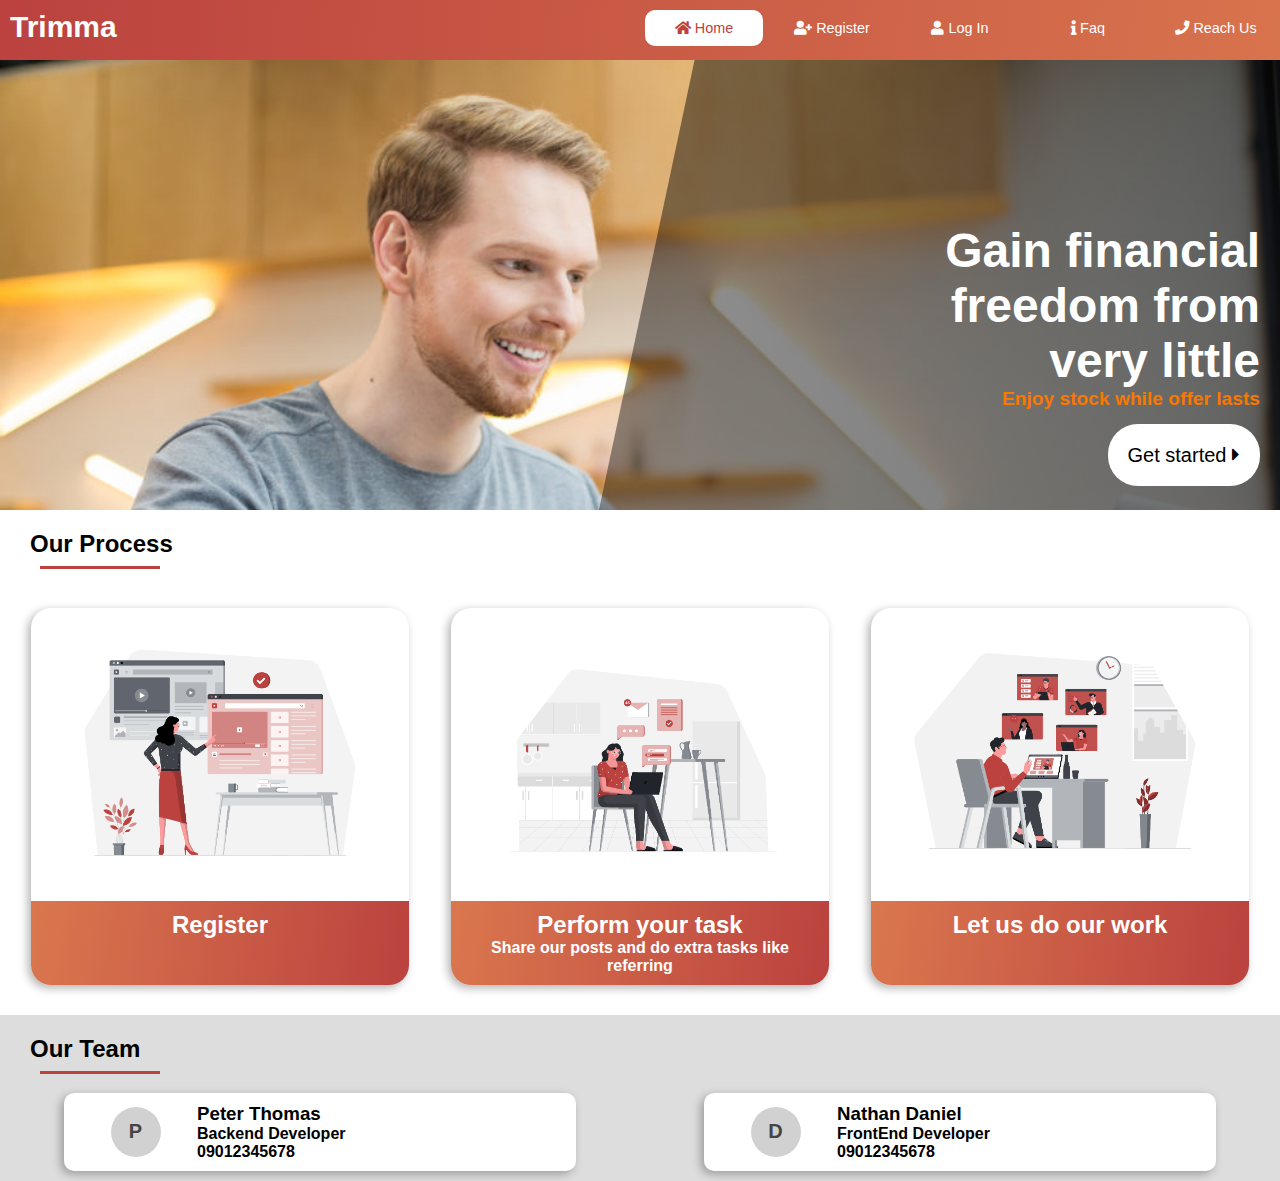
<file: index.html>
<!DOCTYPE html>
<html lang="en">
  <head>
    <meta charset="UTF-8" />
    <meta name="viewport" content="width=device-width, initial-scale=1.0" />
    <title>Trimma.com // Getting Employed is faster with trimma</title>
    <link rel="stylesheet" href="./Assets/trimma.css" />
    <link rel="stylesheet" href="./Assets/navbar.css" />
    <link rel="stylesheet" href="./Assets/overall.css" />
    <link
      rel="stylesheet"
      href="./Assets/fontawesome-free-5.15.1-web/css/all.css"
    />
    <link
      rel="stylesheet"
      href="./Assets/fontawesome-free-5.15.1-web/css/brands.css"
    />
    <link
      rel="stylesheet"
      href="./Assets/fontawesome-free-5.15.1-web/css/fontawesome.css"
    />
    <link
      rel="stylesheet"
      href="./Assets/fontawesome-free-5.15.1-web/css/regular.css"
    />
    <link
      rel="stylesheet"
      href="./Assets/fontawesome-free-5.15.1-web/css/solid.css"
    />
  </head>
  <body>
    <nav>
      <div class="brand-bar">
        <p class="brand">Trimma</p>
        <label for="toggle" id="togglenavbar"
          ><i class="fas fa-bars"></i
        ></label>
      </div>
      <input type="checkbox" name="toggle" id="toggle" />
      <ul id="menu">
        <li>
          <a id="home" href="./index.html">
            <i class="fas fa-home"> </i>&nbsp;Home
          </a>
        </li>
        <li>
          <a href="./Assets/pages/Signup/Signup.html">
            <i class="fas fa-user-plus"> </i>&nbsp;Register
          </a>
        </li>
        <li>
          <a href="./Assets/pages/Signin/Signin.html">
            <i class="fas fa-user"> </i>&nbsp;Log in</a
          >
        </li>

        <li>
          <a href="./Assets/pages/Howitworks/hiw.html">
            <i class="fas fa-info"> </i>&nbsp;Faq</a
          >
        </li>

        <li>
          <a href="./Assets/pages/Contact us/contactus.html"
            ><i class="fas fa-phone"> </i>&nbsp;reach us</a
          >
        </li>
      </ul>
    </nav>
    <div class="container">
      <div class="waves">
        <div class="gray"></div>
        <div class="text">
          <h3>Gain financial freedom from very little</h3>
          <p>Enjoy stock while offer lasts</p>
          <a href="./Assets/pages/Signup/Signup.html"
            >Get started <i class="fas fa-caret-right"></i
          ></a>
        </div>
      </div>
      <div class="card_tiles">
        <h2 class="our_process">Our Process</h2>
        <div class="cards-wrapper">
          <div class="cards">
            <div class="image">
              <img src="./Assets/images/register.png" alt="Registering" />
            </div>
            <div class="card_texts">
              <h2>Register</h2>
            </div>
          </div>
          <div class="cards">
            <div class="image">
              <img
                src="./Assets/images/Performtask.png"
                alt="performing task"
              />
            </div>
            <div class="card_texts">
              <h2>Perform your task</h2>
              <p>Share our posts and do extra tasks like referring</p>
            </div>
          </div>
          <div class="cards">
            <div class="image">
              <img src="./Assets/images/ourwork.png" alt=" Let us work" />
            </div>
            <div class="card_texts">
              <h2>Let us do our work</h2>
            </div>
          </div>
        </div>
      </div>
      <div class="our_team">
        <div class="header"><h2>Our Team</h2></div>
        <div class="our_team_cards_wrapper">
          <div class="our_team_cards">
            <div class="avatar">
              <p>P</p>
            </div>
            <div class="profile">
              <h3>Peter Thomas</h3>
              <p>Backend Developer</p>
              <a href="tel:09012435678">09012345678</a>
            </div>
          </div>
          <div class="our_team_cards">
            <div class="avatar">
              <p>D</p>
            </div>
            <div class="profile">
              <h3>Nathan Daniel</h3>
              <p>FrontEnd Developer</p>
              <a href="tel:09012435678">09012345678</a>
            </div>
          </div>
        </div>
      </div>
    </div>
    <script src="./Assets/trimma.js"></script>
  </body>
</html>
</file>
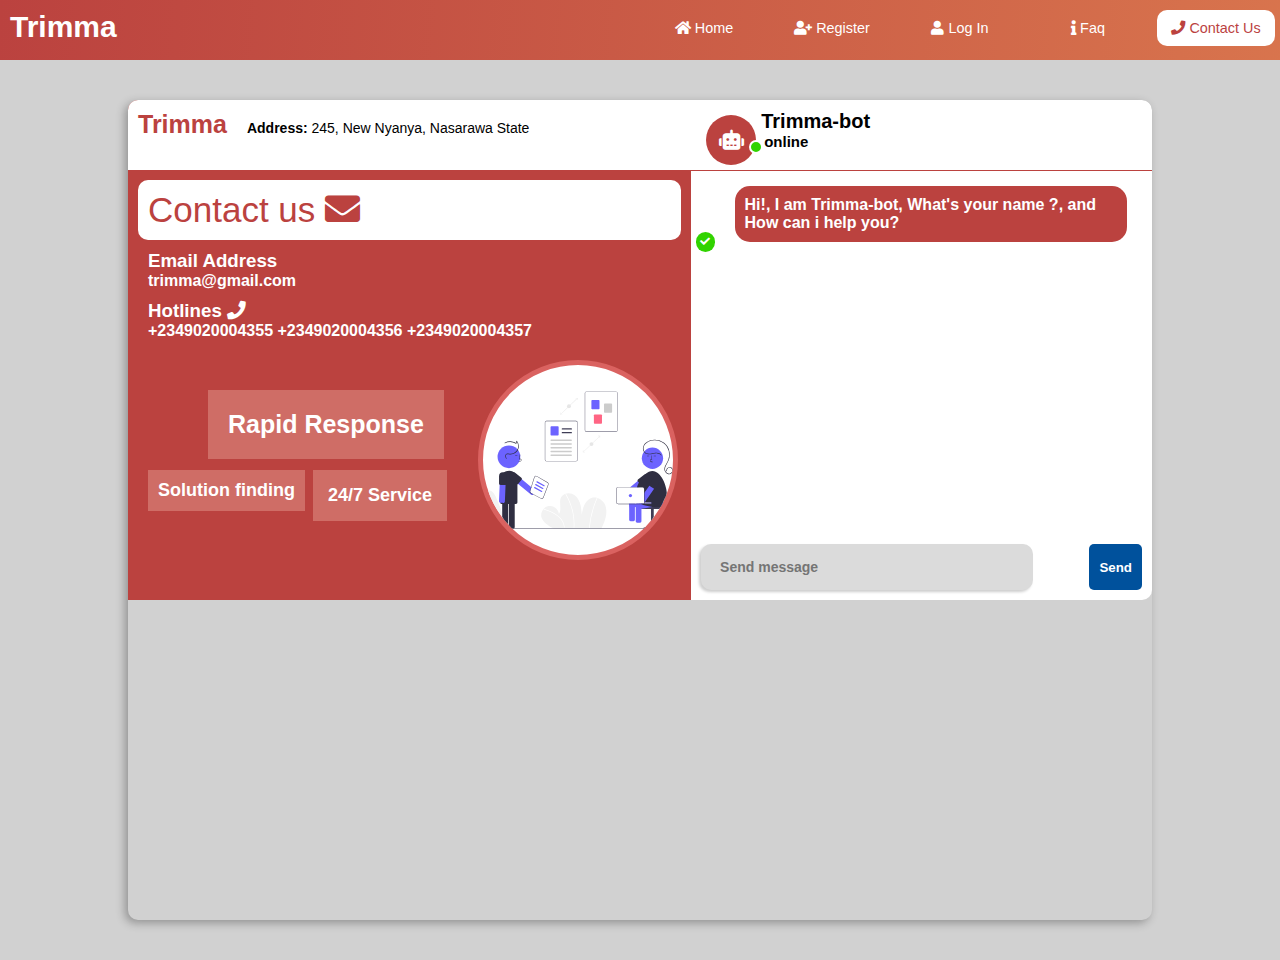
<file: Assets/pages/Contact us/contactus.html>
<!DOCTYPE html>
<html lang="en">
  <head>
    <meta charset="UTF-8" />
    <meta name="viewport" content="width=device-width, initial-scale=1.0" />
    <title>Document</title>
    <link rel="stylesheet" href="./contactus.css" />
    <link rel="stylesheet" href="../../navbar.css" />
    <link rel="stylesheet" href="../../overall.css" />

    <link
      rel="stylesheet"
      href="../../fontawesome-free-5.15.1-web/css/all.css"
    />
    <link
      rel="stylesheet"
      href="../../fontawesome-free-5.15.1-web/css/brands.css"
    />
    <link
      rel="stylesheet"
      href="../../fontawesome-free-5.15.1-web/css/fontawesome.css"
    />
    <link
      rel="stylesheet"
      href="../../fontawesome-free-5.15.1-web/css/regular.css"
    />
    <link
      rel="stylesheet"
      href="../../fontawesome-free-5.15.1-web/css/solid.css"
    />
  </head>
  <body>
    <nav>
      <div class="brand-bar">
        <p class="brand">Trimma</p>
        <label for="toggle" id="togglenavbar"
          ><i class="fas fa-bars"></i
        ></label>
      </div>
      <input type="checkbox" name="toggle" id="toggle" />
      <ul id="menu">
        <li id="home">
          <a href="../../../index.html">
            <i class="fas fa-home"> </i>&nbsp;Home
          </a>
        </li>
        <li>
          <a href="../Signup/Signup.html">
            <i class="fas fa-user-plus"> </i>&nbsp;Register
          </a>
        </li>
        <li>
          <a href="../Signin/Signin.html">
            <i class="fas fa-user"> </i>&nbsp;Log in</a
          >
        </li>

        <li>
          <a href="../Howitworks/hiw.html">
            <i class="fas fa-info"> </i>&nbsp;Faq</a
          >
        </li>

        <li>
          <a id="contactus" href="./contactus.html"
            ><i class="fas fa-phone"> </i>&nbsp;Contact us</a
          >
        </li>
      </ul>
    </nav>
    <main>
      <div class="contactus">
        <div class="contactus-details">
          <div class="brand">
            <h1>Trimma</h1>
            <p>Address: <span> 245, New Nyanya, Nasarawa State</span></p>
          </div>
          <div class="particulars">
            <h2>Contact us <i class="fas fa-envelope"></i></h2>
            <div>
              <h3>Email Address <i class="fas fa-email"></i></h3>
              <p>trimma@gmail.com</p>
            </div>
            <div>
              <h3>Hotlines <i class="fas fa-phone"></i></h3>
              <a href="tel:09020004355">+2349020004355</a>
              <a href="tel:09020004356">+2349020004356</a>
              <a href="tel:09020004357">+2349020004357</a>
            </div>
          </div>
          <div class="image">
            <img src="../../images/contactus1.svg" />
            <p>24/7 Service</p>
          </div>
        </div>
        <div class="contactus-wrap">
          <div class="header">
            <div class="avatar">
              <i class="fas fa-robot"></i>
            </div>
            <div class="avatar-name">
              <p class="name">Trimma-bot</p>
              <p class="last-seen">online</p>
            </div>
          </div>
          <div class="message-wrap">
            <div class="bot-msg">
              <i class="fas fa-check"></i>
              <p class="bot">
                Hi!, I am Trimma-bot, What's your name ?, and How can i help
                you?
              </p>
            </div>
          </div>
          <form>
            <div class="field">
              <input
                type="text"
                name="name"
                id="name"
                placeholder=" Send message"
              />
            </div>
            <div class="button"><button>Send</button></div>
          </form>
        </div>
      </div>
    </main>

    <script src="./contactus.js"></script>
  </body>
</html>
</file>
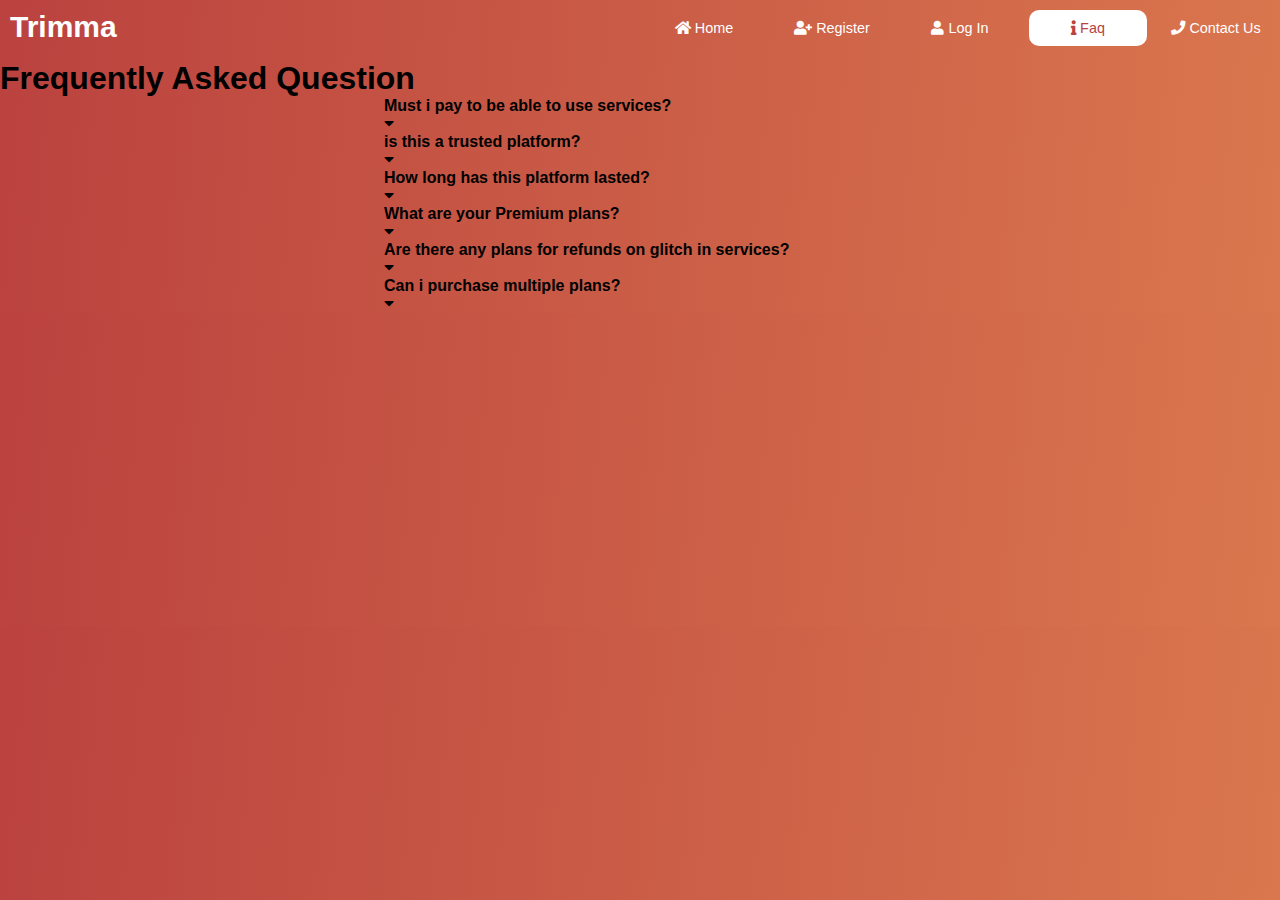
<file: Assets/pages/Howitworks/hiw.html>
<!DOCTYPE html>
<html lang="en">
  <head>
    <meta charset="UTF-8" />
    <meta name="viewport" content="width=device-width, initial-scale=1.0" />
    <title>Document</title>
    <link rel="stylesheet" href="./hiw.css" />
    <link rel="stylesheet" href="../../navbar.css" />
    <link rel="stylesheet" href="../../overall.css" />

    <link
      rel="stylesheet"
      href="../../fontawesome-free-5.15.1-web/css/all.css"
    />
    <link
      rel="stylesheet"
      href="../../fontawesome-free-5.15.1-web/css/brands.css"
    />
    <link
      rel="stylesheet"
      href="../../fontawesome-free-5.15.1-web/css/fontawesome.css"
    />
    <link
      rel="stylesheet"
      href="../../fontawesome-free-5.15.1-web/css/regular.css"
    />
    <link
      rel="stylesheet"
      href="../../fontawesome-free-5.15.1-web/css/solid.css"
    />
  </head>
  <body>
    <nav>
      <div class="brand-bar">
        <p class="brand">Trimma</p>
        <label for="toggle" id="togglenavbar"
          ><i class="fas fa-bars"></i
        ></label>
      </div>
      <input type="checkbox" name="toggle" id="toggle" />
      <ul id="menu">
        <li id="home">
          <a href="../../../index.html">
            <i class="fas fa-home"> </i>&nbsp;Home
          </a>
        </li>
        <li>
          <a href="../Signup/Signup.html">
            <i class="fas fa-user-plus"> </i>&nbsp;Register
          </a>
        </li>
        <li>
          <a href="../Signin/Signin.html">
            <i class="fas fa-user"> </i>&nbsp;Log in</a
          >
        </li>

        <li>
          <a id="how_it_works" href="./hiw.html">
            <i class="fas fa-info"> </i>&nbsp;Faq</a
          >
        </li>

        <li>
          <a href="../Contact us/contactus.html"
            ><i class="fas fa-phone"> </i>&nbsp;Contact us</a
          >
        </li>
      </ul>
    </nav>
    <div class="container">
      <div class="header">
        <h1>Frequently Asked Question</h1>
      </div>
      <div class="question">
        <div class="text-caret">
          <p>Must i pay to be able to use services?</p>
          <label for="checkbox1"><i class="fas fa-caret-down"></i></label>
        </div>
        <div class="check-answer">
          <input type="checkbox" name="checkbox" id="checkbox1" />
          <p class="answer">
            No! actually the services are very very free but some restricted
            features for the regular, with the full features available in the
            paid version of the app.
          </p>
        </div>
      </div>
      <div class="question">
        <div class="text-caret">
          <p>is this a trusted platform?</p>
          <label for="checkbox2"><i class="fas fa-caret-down"></i></label>
        </div>
        <div class="check-answer">
          <input type="checkbox" name="checkbox" id="checkbox2" />
          <p class="answer">
            Yes!, this platform has come to stay and will be for a very long
            time irrespective of the turn ups and the setbacks we are going to
            be encountering, we have recieved a lot of sponsoring from some
            reputable companies, your details and funds are safe with us.
          </p>
        </div>
      </div>
      <div class="question">
        <div class="text-caret">
          <p>How long has this platform lasted?</p>
          <label for="checkbox3"><i class="fas fa-caret-down"></i></label>
        </div>
        <div class="check-answer">
          <input type="checkbox" name="checkbox" id="checkbox3" />
          <p class="answer">
            Well, the platform hasn't been for very long to be too trustworthy
            but be very sure it'll last longer than with your help alone.
          </p>
        </div>
      </div>
      <div class="question">
        <div class="text-caret">
          <p>What are your Premium plans?</p>
          <label for="checkbox4"><i class="fas fa-caret-down"></i></label>
        </div>
        <div class="check-answer">
          <input type="checkbox" name="checkbox" id="checkbox4" />
          <p class="answer">We have got plans for any amount you can afford</p>
          <div class="answer">
            <p>1 month for $4</p>
            <p>6 months for $20</p>
            <p>12 months for $40</p>
          </div>
        </div>
      </div>
      <div class="question">
        <div class="text-caret">
          <p>Are there any plans for refunds on glitch in services?</p>
          <label for="checkbox5"><i class="fas fa-caret-down"></i></label>
        </div>
        <div class="check-answer">
          <input type="checkbox" name="checkbox" id="checkbox5" />
          <p class="answer">
            Yes! though we reserve every right to question and to withhold every
            refunds if it doesnt suite our terms and conditions, and to draw
            your attention i plead with you to go through the terms and
            conditions before registering,
          </p>
        </div>
      </div>
      <div class="question">
        <div class="text-caret">
          <p>Can i purchase multiple plans?</p>
          <label for="checkbox6"><i class="fas fa-caret-down"></i></label>
        </div>
        <div class="check-answer">
          <input type="checkbox" name="checkbox" id="checkbox6" />
          <p class="answer">Yes of course you can!</p>
        </div>
      </div>
    </div>
    <script src="./hiw.js"></script>
  </body>
</html>
</file>
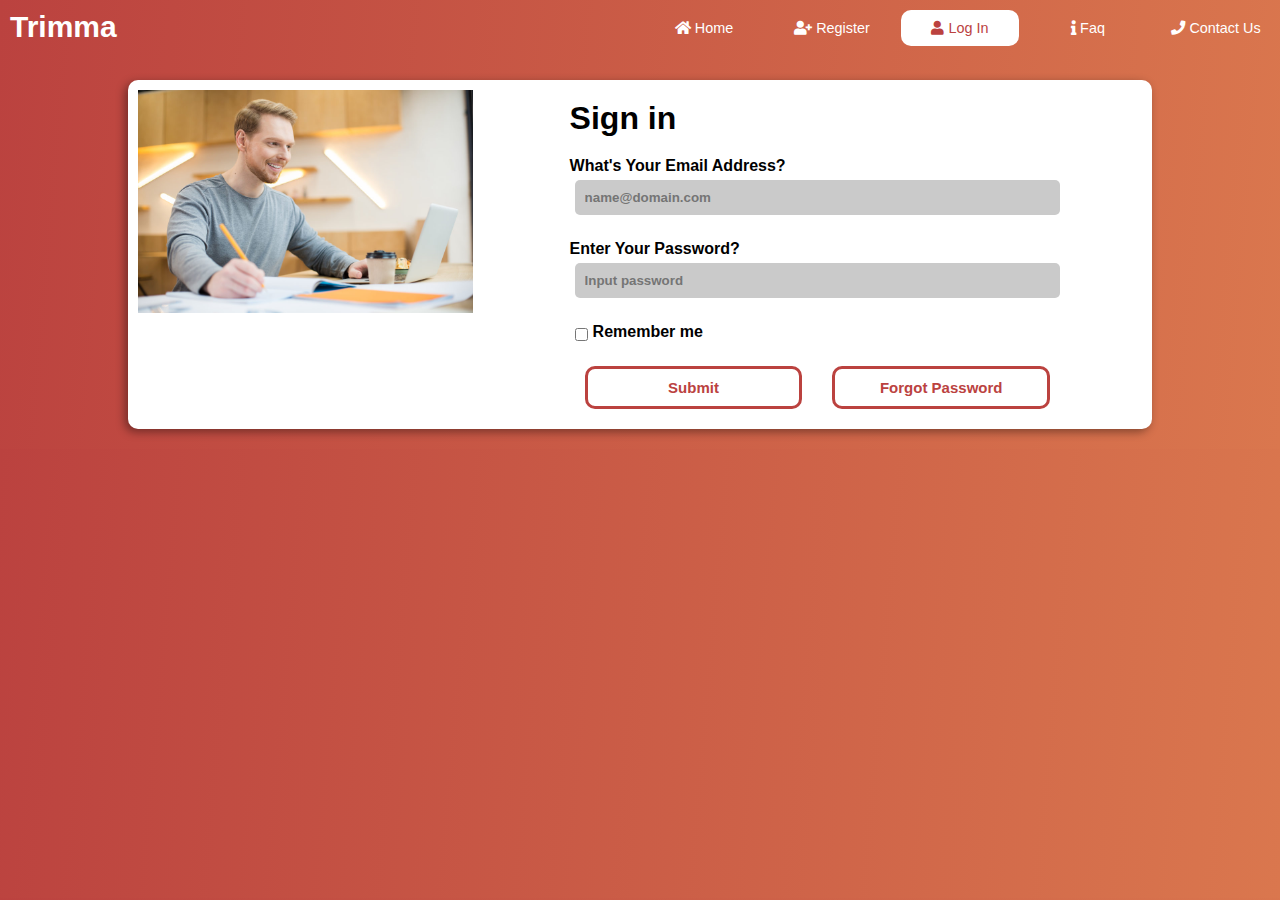
<file: Assets/pages/Signin/Signin.html>
<!DOCTYPE html>
<html lang="en">
  <head>
    <meta charset="UTF-8" />
    <meta name="viewport" content="width=device-width, initial-scale=1.0" />
    <title>Sign Up</title>
    <link rel="stylesheet" href="./signin.css" />
    <link rel="stylesheet" href="../../navbar.css" />
    <link rel="stylesheet" href="../../overall.css" />

    <link
      rel="stylesheet"
      href="../../fontawesome-free-5.15.1-web/css/all.css"
    />
    <link
      rel="stylesheet"
      href="../../fontawesome-free-5.15.1-web/css/brands.css"
    />
    <link
      rel="stylesheet"
      href="../../fontawesome-free-5.15.1-web/css/fontawesome.css"
    />
    <link
      rel="stylesheet"
      href="../../fontawesome-free-5.15.1-web/css/regular.css"
    />
    <link
      rel="stylesheet"
      href="../../fontawesome-free-5.15.1-web/css/solid.css"
    />
  </head>
  <body>
    <nav>
      <div class="brand-bar">
        <p class="brand">Trimma</p>
        <label for="toggle" id="togglenavbar"
          ><i class="fas fa-bars"></i
        ></label>
      </div>
      <input type="checkbox" name="toggle" id="toggle" />
      <ul id="menu">
        <li id="home">
          <a href="../../../index.html">
            <i class="fas fa-home"> </i>&nbsp;Home
          </a>
        </li>
        <li>
          <a href="../Signup/Signup.html">
            <i class="fas fa-user-plus"> </i>&nbsp;Register
          </a>
        </li>
        <li>
          <a id="login" href="./Signin.html">
            <i class="fas fa-user"> </i>&nbsp;Log in</a
          >
        </li>

        <li>
          <a href="../Howitworks/hiw.html">
            <i class="fas fa-info"> </i>&nbsp;Faq</a
          >
        </li>

        <li>
          <a href="../Contact us/contactus.html"
            ><i class="fas fa-phone"> </i>&nbsp;Contact us</a
          >
        </li>
      </ul>
    </nav>
    <div class="main">
      <div class="welcome">
        <img src="../../images/employedman.jpeg" alt="" />
      </div>

      <div class="form-placing">
        <form action="signIn.php" method="get">
          <div class="signin">
            <h1>Sign in</h1>
          </div>
          <div>
            <label for="Full name">What's your email address?</label>
            <input
              type="email"
              name="email"
              placeholder="name@domain.com"
              id="email"
            />
          </div>
          <div>
            <label for="password">Enter your password?</label>
            <input
              type="password"
              name="password"
              id="password"
              placeholder="Input password"
            />
          </div>
          <div class="terms">
            <input type="checkbox" name="rememberme" id="remme" />
            <p>Remember me</p>
          </div>
          <div class="buttons">
            <button type="button" onclick="signIn()">Submit</button>
            <a href="#">Forgot Password</a>
          </div>
        </form>
      </div>
    </div>
    <script src="../../jquery.min.js"></script>
    <script src="./signin.js"></script>
  </body>
</html>
</file>
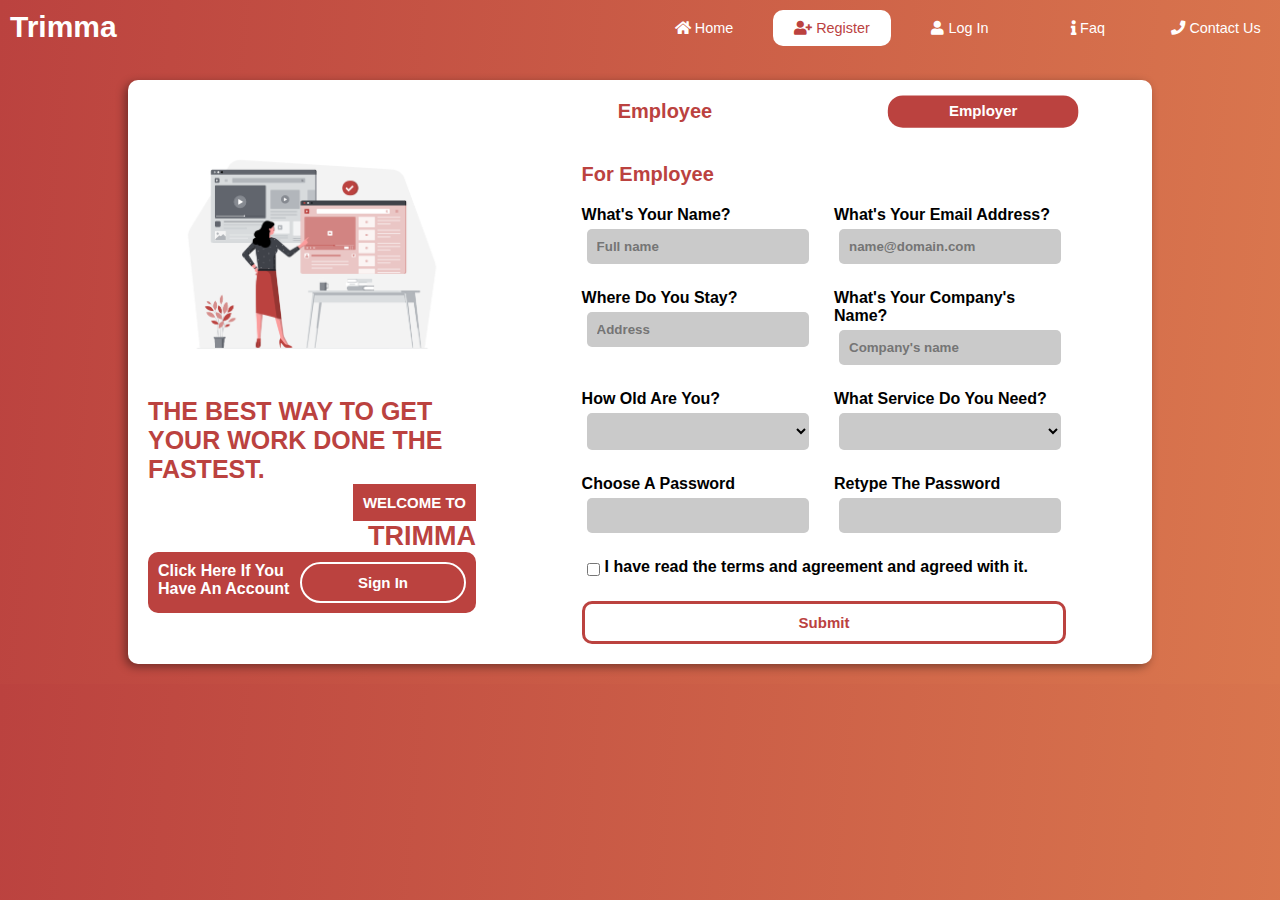
<file: Assets/pages/Signup/Signup.html>
<!DOCTYPE html>
<html lang="en">
  <head>
    <meta charset="UTF-8" />
    <meta name="viewport" content="width=device-width, initial-scale=1.0" />
    <title>Sign Up</title>
    <link rel="stylesheet" href="./Signup.css" />
    <link rel="stylesheet" href="../../navbar.css" />
    <link rel="stylesheet" href="../../overall.css" />

    <link
      rel="stylesheet"
      href="../../fontawesome-free-5.15.1-web/css/all.css"
    />
    <link
      rel="stylesheet"
      href="../../fontawesome-free-5.15.1-web/css/brands.css"
    />
    <link
      rel="stylesheet"
      href="../../fontawesome-free-5.15.1-web/css/fontawesome.css"
    />
    <link
      rel="stylesheet"
      href="../../fontawesome-free-5.15.1-web/css/regular.css"
    />
    <link
      rel="stylesheet"
      href="../../fontawesome-free-5.15.1-web/css/solid.css"
    />
  </head>
  <body>
    <nav>
      <div class="brand-bar">
        <p class="brand">Trimma</p>
        <label for="toggle" id="togglenavbar"
          ><i class="fas fa-bars"></i
        ></label>
      </div>
      <input type="checkbox" name="toggle" id="toggle" />
      <ul id="menu">
        <li id="home">
          <a href="../../../index.html">
            <i class="fas fa-home"> </i>&nbsp;Home
          </a>
        </li>
        <li>
          <a id="signup" href="./Signup.html">
            <i class="fas fa-user-plus"> </i>&nbsp;Register
          </a>
        </li>
        <li>
          <a href="../Signin/Signin.html">
            <i class="fas fa-user"> </i>&nbsp;Log in</a
          >
        </li>

        <li>
          <a href="../Howitworks/hiw.html">
            <i class="fas fa-info"> </i>&nbsp;Faq</a
          >
        </li>

        <li>
          <a href="../Contact us/contactus.html"
            ><i class="fas fa-phone"> </i>&nbsp;Contact us</a
          >
        </li>
      </ul>
    </nav>
    <div class="main">
      <div class="welcome">
        <img src="../../images/register.png" alt="relaxation" />
        <p>The best way to get your work done the fastest.</p>
        <p><span>Welcome to </span><span>trimma</span></p>
        <div class="signin">
          <p>click here if you have an account</p>
          <button>Sign in</button>
        </div>
      </div>
      <div class="form-placing">
        <div class="choice">
          <button id="ChoiceEmployer">Employee</button>
          <button id="ChoiceEmployee" class="button-notactive">Employer</button>
        </div>
        <div id="response"></div>
        <form id="employer" class="" enctype="multipart/form-data">
          <div class="type">
            <p>For Employee</p>
          </div>
          <div>
            <label for="Full name">What's your name?</label>
            <p class="help info"></p>
            <input
              type="text"
              name="Fname"
              placeholder="Full name"
              id="fnames"
            />
          </div>
          <div>
            <label for="email">What's your email address?</label>
            <p class="help info"></p>
            <input
              type="email"
              placeholder="name@domain.com"
              name="email"
              id="emailE"
            />
          </div>
          <div>
            <label for="address">Where do you stay?</label>
            <p class="help info"></p>
            <input
              type="text"
              name="address"
              placeholder="Address"
              id="addressE"
            />
          </div>
          <div>
            <label for="bankname">What's your company's name?</label>
            <p class="help info"></p>
            <input
              type="text"
              name="companysname"
              placeholder="Company's name"
              id="companysname"
            />
          </div>
          <div>
            <label for="age">How old are you?</label>
            <p class="help info"></p>
            <select name="age" id="age">
              <option value=""></option>
              <option value="18yrs">18yrs</option>
              <option value="19yrs">19yrs</option>
              <option value="20yrs">20yrs</option>
              <option value="21yrs">21yrs</option>
              <option value="22yrs">22yrs</option>
              <option value="23yrs">23yrs</option>
              <option value="24yrs">24yrs</option>
              <option value="25yrs">25yrs</option>
            </select>
          </div>
          <div>
            <label for="need"> What service do you need?</label>
            <p class="help info"></p>
            <select name="work" id="work">
              <option value=""></option>
              <option value="Vector Art">Vector Art</option>
              <option value="Frontend Developer">Frontend Developer</option>
              <option value="Backend Developer">Backend Developer</option>
              <option value="Full stack Developer">Full stack Developer</option>
              <option value="Graphics Designer">Graphics Designer</option>
            </select>
          </div>

          <div>
            <label for="password">choose a password</label>
            <p class="help password"></p>
            <input type="password" name="password" id="passwordE" />
            <p></p>
          </div>
          <div>
            <label for="password">Retype the password</label>
            <p class="helppassmatch"></p>
            <input type="password" name="Cpassword" id="CpasswordE" />
          </div>
          <div class="terms">
            <input type="checkbox" id="check" />
            <p>I have read the terms and agreement and agreed with it.</p>
          </div>
          <div>
            <button type="button" onclick="regEmployee()">Submit</button>
          </div>
        </form>
        <!--
            
            Code below is for the form for organizations going to employ
        
    
        -->
        <form id="employee" class="hide">
          <div class="type">
            <p>For Employer</p>
          </div>
          <div>
            <label for="Full name">What's your Company's name?</label>
            <p class="help info"></p>
            <input
              type="text"
              name="cname"
              placeholder="Company's name"
              id="cnames"
            />
          </div>
          <div>
            <label for="email">What's it's email address?</label>
            <p class="help info"></p>
            <input
              type="email"
              placeholder="name@domain.com"
              name="email"
              id="email"
            />
          </div>
          <div>
            <label for="address">Where is the company located?</label>
            <p class="help info"></p>
            <input
              type="text"
              name="address"
              placeholder="Address"
              id="address"
            />
          </div>
          <div>
            <label for="password">choose a password</label>
            <p class="help password"></p>
            <input type="password" name="password" id="password" />
            <p></p>
          </div>
          <div>
            <label for="password">Retype the password</label>
            <p class="help passmatch"></p>
            <input type="password" name="Cpassword" id="Cpassword" />
          </div>
          <div class="terms">
            <input type="checkbox" />
            <p>I have read the terms and agreement and agreed with it.</p>
          </div>
          <div>
            <button type="button" onclick="regEmployer()">Submit</button>
          </div>
        </form>
      </div>
    </div>
    <script src="../../jquery.min.js"></script>
    <script src="./signup.js"></script>
  </body>
</html>
</file>
<file: Assets/trimma.css>
:root {
  --box_shadow: -3px 3px 10px rgba(0, 0, 0, 0.3);
}
.container {
  display: flex;
  flex-direction: column;
}
.text {
  text-align: right;
  right: 0;
  margin-right: 10px;
  position: absolute;
  bottom: 10px;
  z-index: 10;
}
.text > h3 {
  color: #fff;
}
.text > p {
  color: rgb(248, 120, 0);
}
.text > a {
  font-weight: 500;
  color: #000;
  background-color: #fff;
  padding: 10px;
  border-radius: 20px;
  line-height: 50px;
}
.gray {
  width: 120%;
  height: 150%;
  background-image: linear-gradient(
    60deg,
    rgba(0, 0, 0, 0.4),
    rgba(0, 0, 0, 0.8)
  );
  position: absolute;
  transform: rotate(12deg);
}
.waves {
  position: relative;
  display: flex;
  background-size: cover;
  background-repeat: no-repeat;
  background-image: url("./images/employedman.jpeg") !important;
  overflow: hidden;
}
.card_tiles {
  background-color: #fff;
  display: flex;
  width: 100%;
  flex-wrap: wrap;
}
.card_tiles > h2,
.our_team > .header > h2 {
  margin-top: 20px;
  margin-left: 30px;
  margin-bottom: 20px;
  position: relative;
}
.card_tiles > h2::after,
.our_team > .header > h2::after {
  content: "";
  width: 120px;
  height: 3px;
  background-color: #bb423f;
  position: absolute;
  top: 36px;
  left: 10px;
}
.cards-wrapper {
  display: flex;
  width: 100%;
}
.cards-wrapper > .cards > div.image {
  flex: 3;
}
.cards-wrapper > .cards > div.card_texts {
  flex: 1;
}
.card_tiles .cards {
  position: relative;
  display: flex;
  flex-direction: column;
  margin: 20px auto;
  height: auto;
  box-shadow: var(--box_shadow);
  margin-top: 20px;
  border-radius: 20px;
  overflow: hidden;
}
.card_tiles > .cards-wrapper > .cards > .image {
  padding: 10px;
}
.card_tiles > .cards-wrapper > .cards > .image > img {
  width: 100%;
}
.card_tiles > .cards-wrapper > .cards > .card_texts {
  background-image: linear-gradient(99deg, #da774e, #bb423f);
  padding: 10px;
  text-align: center;
}
.card_tiles > .cards-wrapper > .cards > .card_texts > h2 {
  color: #fff;
}
.card_tiles > .cards-wrapper > .cards > .card_texts > p {
  color: #ffffff;
}
/* STYLING FOR OUR TEAM STARTS HERE*/
.our_team {
  display: flex;
  background-color: rgb(221, 221, 221);
  flex-direction: column;
}
.our_team_cards_wrapper {
  display: flex;
}
.our_team > .our_team_cards_wrapper > .our_team_cards {
  display: flex;
  margin: 10px auto;
  box-shadow: var(--box_shadow);
  background-color: #fff;
  padding: 10px;
  overflow: hidden;
  border-radius: 10px;
}
.our_team > .our_team_cards_wrapper > .our_team_cards > div.avatar {
  flex: 1;
  display: flex;
  align-items: center;
  justify-content: center;
}
.our_team > .our_team_cards_wrapper > .our_team_cards > .avatar > p {
  background-color: #d1d1d1;
  /* padding: 20px; */
  width: 50px;
  display: flex;
  justify-content: center;
  align-items: center;
  height: 50px;
  border-radius: 50px;
  font-size: 20px;
  color: #444;
}
.our_team > .our_team_cards_wrapper > .our_team_cards > div.profile {
  flex: 3;
}
@media only screen and (max-width: 640px) {
  .gray {
    top: -20px;
    left: 50%;
    z-index: 0;
  }
  .text {
    width: 200px;
    height: auto;
  }
  .text > h3 {
    font-size: 1.2rem;
  }
  .text > p {
    font-size: 0.8rem;
  }
  .waves {
    height: 350px;
  }
  .card_tiles {
    flex-direction: column;
  }
  .cards-wrapper {
    flex-direction: column;
    width: 100%;
  }
  .cards-wrapper > .cards {
    width: 75%;
  }

  .our_team_cards_wrapper {
    flex-direction: column;
  }
}
/* Below is the styling for ipads and devices greater than 640px*/
@media only screen and (min-width: 640px) and (max-width: 1023px) {
  .gray {
    top: 0px;
    left: 410px;
  }
  .text {
    width: 250px;
    z-index: 10;
    right: 10px;
  }
  .text > h3 {
    font-size: 2rem;
  }
  .text > p {
    font-size: 1.2rem;
  }
  .waves {
    height: 400px;
  }
  .cards-wrapper {
    justify-content: space-around;
    padding: 10px;
  }
  .cards-wrapper > .cards {
    width: 30%;
    display: flex;
  }

  .our_team_cards_wrapper {
    flex-direction: row;
    justify-content: space-between;
  }
  .our_team_cards_wrapper > .our_team_cards {
    width: 40%;
  }
}
@media only screen and (min-width: 1024px) {
  .gray {
    top: 0px;
    left: 50%;
  }
  .text {
    width: 350px;
    right: 10px;
  }
  .text > h3 {
    font-size: 3rem;
  }
  .text > p {
    font-size: 1.2rem;
  }
  .text > a {
    font-size: 20px;
    padding: 20px;
    border-radius: 30px;
    line-height: 90px;
  }
  .waves {
    height: 450px;
  }
  .waves svg {
    position: relative;
    margin-top: 61%;
    z-index: 12;
  }
  .cards-wrapper {
    padding: 10px;
    flex-direction: row;
    justify-content: space-around;
  }
  .card_tiles {
    background-color: #fff;
    display: flex;
    flex-wrap: wrap;
    flex-direction: column;
    width: 100%;
  }
  .cards-wrapper > .cards {
    width: 30%;
    display: flex;
  }

  .our_team_cards_wrapper {
    flex-direction: row;
    justify-content: space-around;
  }
  .our_team_cards_wrapper > .our_team_cards {
    width: 40%;
  }
}
</file>
<file: Assets/navbar.css>
:root {
  --PRIMARY_COLOR: #bb423f;
  --SECONDARY_COLOR: rgba(255, 255, 255, 0.2);
}
nav {
  display: flex;
  width: 100%;
  height: 60px;
}
nav > ul {
  display: flex;
}
nav > ul > li > a {
  text-transform: capitalize;
  font-weight: 400;
  color: #fff;
}

a.homenav,
a.signupnav,
a.loginnav,
a.how_it_worksnav,
a.contactusnav {
  background-color: #fff;
  color: var(--PRIMARY_COLOR) !important;
  border-radius: 10px;
}
nav .brand-bar {
  display: flex;
}
nav > .brand-bar .brand {
  color: #fff;
}
#toggle {
  display: none;
}
nav > .brand-bar > label:hover {
  background-color: #fff;
  color: var(--PRIMARY_COLOR);
}
nav > .brand-bar > label {
  cursor: pointer;
  background-color: transparent;
  border: none;
  padding: 5px 10px;
  border-radius: 10px;
  color: #fff;
}
#toggle:checked + ul {
  left: 0;
}
@media only screen and (max-width: 640px) {
  nav {
    flex-direction: column;
  }
  nav > .brand-bar > .brand {
    font-size: 30px;
    padding: 10px;
  }
  nav > .brand-bar > p,
  nav > .brand-bar > label {
    font-size: 25px;
  }
  nav > .brand-bar > label {
    flex-basis: 10%;
    display: flex;
    align-items: center;
    justify-content: center;
    margin: 10px;
  }
  nav .brand-bar > p:nth-child(1) {
    flex: 8;
  }
  nav > ul {
    position: fixed;
    top: 60px;
    height: 0;
    height: 100vh;
    flex-direction: column;
    background-color: var(--PRIMARY_COLOR);
    left: -100%;
    z-index: 15;
    width: 100%;
    padding: 10px;
    transition: 0.3s all;
  }
  nav ul li {
    margin: 3px 0;
  }

  nav > ul > li > a {
    font-size: 1.2rem;
    padding: 10px;
    width: 100%;
    cursor: pointer;
    color: #fff;
    text-align: center;
    display: block;
  }
  nav > ul > li > a:hover {
    background-color: var(--SECONDARY_COLOR);
    color: #fff;
    transition: 0.3s all;
    border-radius: 10px;
  }
}
@media only screen and (min-width: 640px) and (max-width: 1024px) {
  nav {
    flex-direction: column;
  }
  nav > .brand-bar > .brand {
    font-size: 30px;
    padding: 10px;
  }
  nav > .brand-bar > p,
  nav > .brand-bar > label {
    font-size: 25px;
  }
  nav > .brand-bar > label {
    flex-basis: 10%;
    display: flex;
    align-items: center;
    justify-content: center;
    margin: 10px;
  }
  nav .brand-bar > p:nth-child(1) {
    flex: 8;
  }
  nav > ul {
    position: fixed;
    top: 60px;
    height: 0;
    height: 10vh;
    flex-direction: row;
    background-color: var(--PRIMARY_COLOR);
    left: -100%;
    z-index: 15;
    width: 100%;
    padding: 10px;
    transition: 0.3s all;
  }
  nav ul li {
    flex: 1;
    margin: 3px 0;
  }

  nav > ul > li > a {
    font-size: 1.2rem;
    padding: 10px;
    width: 100%;
    cursor: pointer;
    color: #fff;
    text-align: center;
    display: block;
  }
  nav > ul > li > a:hover {
    background-color: var(--SECONDARY_COLOR);
    color: #fff;
    transition: 0.3s all;
    border-radius: 10px;
  }
}
@media only screen and (min-width: 1024px) {
  nav {
    flex-direction: row;
  }
  nav > .brand-bar {
    flex: 2;
  }
  nav > .brand-bar > .brand {
    font-size: 30px;
    color: #fff;
    padding: 10px;
  }
  nav > .brand-bar > p {
    font-size: 25px;
  }
  nav .brand-bar > p:nth-child(1) {
    flex: 1;
  }
  nav > .brand-bar > label {
    display: none;
  }
  nav > ul {
    flex-direction: row;
    background-color: transparent;
    transition: 0.3s all;
    flex: 2;
  }
  nav > ul > li {
    margin: 10px 5px;
    width: 100%;
  }
  nav > ul > li a {
    font-size: 0.9rem;
    padding: 10px 10px;
    cursor: pointer;
    border-radius: 10px;
    /* display: flex; */
    text-align: center;
    display: block;
    position: relative;
    overflow: hidden;
  }
  nav > ul > li > a::before {
    position: absolute;
    content: "";
    width: 0%;

    height: 100%;
    top: 0;
    left: 0;
    background-color: rgba(17, 16, 16, 0.2);
    border-radius: 10px;
    transition: 0.5s all;
  }
  nav > ul > li > a:hover::before {
    display: block;
    width: 100%;
    color: #fff;
  }
}
</file>
<file: Assets/overall.css>
* {
  font-family: -apple-system, BlinkMacSystemFont, "Segoe UI", Roboto, Oxygen,
    Ubuntu, Cantarell, "Open Sans", "Helvetica Neue", sans-serif;
  font-weight: 700;
  margin: 0;
  padding: 0;
  box-sizing: border-box;
  user-select: none;
  list-style-type: none;
}
#response .error {
  color: red;
  font-family: -apple-system, BlinkMacSystemFont, "Segoe UI", Roboto, Oxygen,
    Ubuntu, Cantarell, "Open Sans", "Helvetica Neue", sans-serif;
  padding: 20px;
}
#respomse .success {
  color: green;
  font-family: -apple-system, BlinkMacSystemFont, "Segoe UI", Roboto, Oxygen,
    Ubuntu, Cantarell, "Open Sans", "Helvetica Neue", sans-serif;
  padding: 20px;
}
body {
  background-image: linear-gradient(95deg, #bb423f, #da774e);
}
a {
  text-decoration: none;
  color: inherit;
}
button {
  cursor: pointer;
  outline: none;
}
select,
input {
  outline: none;
  border: none;
}
label {
  text-transform: capitalize;
}
.hide {
  display: none !important;
}
.register:hover {
  color: white;
  background-color: #bb423f !important;
}
</file>
<file: Assets/pages/Contact us/contactus.css>
/* styling for devices smaller than 640 pixels width */
@media only screen and (max-width: 640px) {
  .contactus {
    width: 100%;
    background-color: #fff;
    display: flex;
    flex-direction: column;
  }
  .contactus-details {
    margin-top: 10px;
    order: 2;
    display: flex;
    flex-direction: column;
  }
  .contactus-details > .brand {
    /* border-bottom: 2px solid #a5a5a5; */
    border: 4px solid #d1d1d1;
    padding: 10px;
    border-radius: 10px 10px 0 0;
  }
  .contactus-details > .brand > h1 {
    color: #bb423f;
  }
  .particulars {
    background-color: #d1d1d1;
    padding: 10px;
  }
  .particulars > h2 {
    font-weight: 500;
    font-size: 35px;
  }
  .particulars > div {
    margin: 10px;
  }
  .particulars > div > p {
    font-weight: 600;
  }
  .contactus-wrap {
    order: 1;
    height: 500px;
    background-color: #fff;
    display: flex;
    flex-direction: column;
  }
  /*HEADER STYLING BEGINS */

  .header {
    display: flex;
    flex-direction: row;
    border-bottom: 1px solid #bb423f;
    padding: 10px 10px 0 10px;
  }
  /* 
      
      styling for the header .avatar 
      
      */
  .header > .avatar {
    /* flex: 1; */
    display: flex;
    justify-content: center;
    align-items: center;
    width: 50px;
    margin: 5px;
    border-radius: 50px;
    height: 50px;
    background-color: #bb423f;
  }
  .header > .avatar > i {
    color: #fff;
    font-size: 20px;
  }
  /* 
      this is where the styling for the avatar - name starts 
      */
  .header > .avatar-name {
    flex: 4;
  }
  .header > .avatar-name > .name {
    font-size: 20px;
  }
  .header > .avatar-name > .last-seen::before {
    content: "";
    width: 10px;
    height: 10px;
    background-color: #31d300;
    border-radius: 10px;
    display: block;
    position: absolute;
    top: 7px;
    left: -15px;
    border: 2px solid #fff;
  }
  .header > .avatar-name > .last-seen {
    font-size: 15px;
    position: relative;
    margin-left: 3px;
  }
  /* HEADER STYLING ENDS HERE */

  /* MESSAGE WRAPING BEGINS HERE */
  .message-wrap {
    flex: 4;
    padding: 5px;
  }
  .bot-msg {
    width: 100%;
    display: flex;
    align-items: flex-end;
  }
  .bot-msg i {
    width: 20px;
    height: 20px;
    font-size: 10px;
    background-color: #31d300;
    color: #fff;
    padding: 4px;
    border-radius: 20px;
  }
  .bot {
    font-size: 16px;
    color: #fff;
    background-color: #bb423f;
    border-radius: 15px;
    padding: 10px;
    width: 100%;
    margin: 10px 20px;
  }

  /* styling for the users messaging begins here*/

  .user-msg {
    width: 100%;
    display: flex;
    flex-direction: row-reverse;
    align-items: flex-end;
  }
  .user-msg i {
    width: 20px;
    height: 20px;
    font-size: 10px;
    background-color: #31d300;
    color: #fff;
    padding: 4px;
    border-radius: 20px;
  }
  .user {
    font-size: 16px;
    color: #3b3b3b;
    background-color: #b1b1b1;
    border-radius: 15px;
    padding: 10px;
    width: 100%;
    margin: 10px 20px;
  }
  /* MESSAGING STYLING WRAP ENDS HERE*/

  /*FORM STLING BEGINS HERE */

  form {
    display: flex;
    flex-direction: row;
  }
  form div {
    padding: 10px;
  }
  form .field {
    flex: 7;
  }
  .field > input {
    width: 90%;
    background-color: #dbdbdb;
    padding: 15px;
    border-radius: 10px;
    font-size: 14px;
    font-weight: 600;
    box-shadow: -2px 2px 3px rgba(0, 0, 0, 0.2);
  }
  .button {
    flex: 1;
  }
  .button > button {
    width: 100%;
    border-radius: 5px;
    padding: 10px;
    border: none;
    outline: none;
    height: 100%;
    color: #fff;
    background-color: rgb(0, 81, 156);
  }
  .button > button:active {
    background-color: #b1b1b1;
    color: rgb(0, 81, 156);
  }
  /* FORM STLING ENDS HERE */
  .image {
    display: none;
  }
}
@media only screen and (min-width: 640px) and (max-width: 1023px) {
  body {
    /* overflow: hidden; */
  }
  main {
    background-color: #d1d1d1;
    width: 100%;
    height: 100vh;
    display: flex;
    justify-content: center;
    align-items: center;
  }
  .contactus {
    display: flex;
    width: 80%;
    flex-direction: row;
    /* padding: 20px; */
    border-radius: 10px;
    overflow: hidden;
    box-shadow: -3px 3px 10px rgba(0, 0, 0, 0.3);
  }
  .contactus-details {
    width: 55%;
    height: 500px;
    overflow: hidden;
    background-color: #bb423f;
  }
  .contactus-details > .brand {
    background-color: #fff;
    box-shadow: -3px 3px 10px rgba(0, 0, 0, 0.2);
    padding: 10px;
    height: 70px;
    display: flex;
    flex-direction: row;
    /* justify-content: space-between; */
    /* flex-wrap: wrap; */
  }
  .contactus-details > .brand > h1 {
    color: #bb423f;
    font-size: 25px;
    margin: 0 10px 0 0;
  }
  .brand > p {
    margin: 10px 0 0 10px;
    font-size: 14px;
  }
  .brand > p > span {
    font-weight: 400;
  }
  .particulars {
    background-color: #bb423f;
    padding: 10px;
  }
  .particulars > h2 {
    font-weight: 500;
    font-size: 35px;
    background-color: #fff;
    color: #bb423f;
    padding: 10px;
    border-radius: 10px;
  }
  .particulars > div {
    color: #fff;
    margin: 10px;
  }
  .particulars > div > p {
    font-weight: 600;
  }
  .contactus-wrap {
    width: 45%;
    height: 500px;
    background-color: #fff;
    display: flex;
    flex-direction: column;
    z-index: 5;
    overflow: hidden;
    border-radius: 0 10px 10px 0;
  }
  /*HEADER STYLING BEGINS */

  .header {
    display: flex;
    flex-direction: row;
    border-bottom: 1px solid #bb423f;
    padding: 10px 10px 0 10px;
  }
  /* 
      
      styling for the header .avatar 
      
      */
  .header > .avatar {
    /* flex: 1; */
    display: flex;
    justify-content: center;
    align-items: center;
    width: 50px;
    margin: 5px;
    border-radius: 50px;
    height: 50px;
    background-color: #bb423f;
  }
  .header > .avatar > i {
    color: #fff;
    font-size: 20px;
  }
  /* 
      this is where the styling for the avatar - name starts 
      */
  .header > .avatar-name {
    flex: 4;
  }
  .header > .avatar-name > .name {
    font-size: 20px;
  }
  .header > .avatar-name > .last-seen::before {
    content: "";
    width: 10px;
    height: 10px;
    background-color: #31d300;
    border-radius: 10px;
    display: block;
    position: absolute;
    top: 7px;
    left: -15px;
    border: 2px solid #fff;
  }
  .header > .avatar-name > .last-seen {
    font-size: 15px;
    position: relative;
    margin-left: 3px;
  }
  /* HEADER STYLING ENDS HERE */

  /* MESSAGE WRAPING BEGINS HERE */
  .message-wrap {
    flex: 4;
    padding: 5px;
  }
  .bot-msg {
    width: 100%;
    display: flex;
    align-items: flex-end;
  }
  .bot-msg i {
    width: 20px;
    height: 20px;
    font-size: 10px;
    background-color: #31d300;
    color: #fff;
    padding: 4px;
    border-radius: 20px;
  }
  .bot {
    font-size: 16px;
    color: #fff;
    background-color: #bb423f;
    border-radius: 15px;
    padding: 10px;
    width: 100%;
    margin: 10px 20px;
  }

  /* styling for the users messaging begins here*/

  .user-msg {
    width: 100%;
    display: flex;
    flex-direction: row-reverse;
    align-items: flex-end;
  }
  .user-msg i {
    width: 20px;
    height: 20px;
    font-size: 10px;
    background-color: #31d300;
    color: #fff;
    padding: 4px;
    border-radius: 20px;
  }
  .user {
    font-size: 16px;
    color: #3b3b3b;
    background-color: #b1b1b1;
    border-radius: 15px;
    padding: 10px;
    width: 100%;
    margin: 10px 20px;
  }
  /* MESSAGING STYLING WRAP ENDS HERE*/

  /*FORM STLING BEGINS HERE */

  form {
    display: flex;
    flex-direction: row;
  }
  form div {
    padding: 10px;
  }
  form .field {
    flex: 7;
  }
  .field > input {
    width: 90%;
    background-color: #dbdbdb;
    padding: 15px;
    border-radius: 10px;
    font-size: 14px;
    font-weight: 600;
    box-shadow: -2px 2px 3px rgba(0, 0, 0, 0.2);
  }
  .button {
    flex: 1;
  }
  .button > button {
    width: 100%;
    border-radius: 5px;
    padding: 10px;
    border: none;
    outline: none;
    height: 100%;
    color: #fff;
    background-color: rgb(0, 81, 156);
  }
  .button > button:active {
    background-color: #b1b1b1;
    color: rgb(0, 81, 156);
  }
  /* FORM STLING ENDS HERE */

  /* THE STYLING FOR THE ILLUSTRATION UNDER THE PARTICULARS BEGINS HERE*/

  .image {
    width: 100%;
    position: relative;
    display: flex;
    left: 250px;
  }
  .image::before {
    content: "Solution finding";
    position: absolute;
    font-size: 18px;
    top: 150px;
    left: -240px;
    z-index: 4;
    color: #fff;
    background-color: #cf6d66;
    padding: 5px;
  }
  .image::after {
    content: "Rapid Response";
    color: #fff;
    font-size: 25px;
    background-color: #cf6d66;
    padding: 15px;
    position: absolute;
    top: 80px;
    left: -220px;
    z-index: 3;
  }
  .image > p {
    color: #fff;
    font-size: 18px;
    background-color: #cf6d66;
    padding: 10px;
    position: absolute;
    top: 150px;
    left: -85px;
    z-index: 3;
  }
  .image > img {
    width: 150px;
    height: 150px;
    /* float: right; */
    align-self: baseline;
    background-color: #fff;
    border: 5px solid #da6260;
    border-radius: 200px;
  }
  /* THE STYLING FOR THE ILLUSTRATION UNDER THE PARTICULARS ENDS HERE*/
}
@media only screen and (min-width: 1023px) {
  body {
    overflow: hidden;
  }
  main {
    background-color: #d1d1d1;
    width: 100%;
    height: 100vh;
    display: flex;
  }
  .contactus {
    display: flex;
    width: 80%;
    flex-direction: row;
    margin: 40px auto;
    border-radius: 10px;
    overflow: hidden;
    box-shadow: -3px 3px 10px rgba(0, 0, 0, 0.3);
  }
  .contactus-details {
    width: 55%;
    height: 500px;
    overflow: hidden;
    background-color: #bb423f;
  }
  .contactus-details > .brand {
    background-color: #fff;
    box-shadow: -3px 3px 10px rgba(0, 0, 0, 0.2);
    padding: 10px;
    height: 70px;
    display: flex;
    flex-direction: row;
    /* justify-content: space-between; */
    /* flex-wrap: wrap; */
  }
  .contactus-details > .brand > h1 {
    color: #bb423f;
    font-size: 25px;
    margin: 0 10px 0 0;
  }
  .brand > p {
    margin: 10px 0 0 10px;
    font-size: 14px;
  }
  .brand > p > span {
    font-weight: 400;
  }
  .particulars {
    background-color: #bb423f;
    padding: 10px;
  }
  .particulars > h2 {
    font-weight: 500;
    font-size: 35px;
    background-color: #fff;
    color: #bb423f;
    padding: 10px;
    border-radius: 10px;
  }
  .particulars > div {
    color: #fff;
    margin: 10px;
  }
  .particulars > div > p {
    font-weight: 600;
  }
  /* THE STYLING FOR THE ILLUSTRATION UNDER THE PARTICULARS BEGINS HERE*/

  .image {
    width: 100%;
    position: relative;
    display: flex;
    left: 350px;
  }
  .image::before {
    content: "Solution finding";
    position: absolute;
    font-size: 18px;
    top: 110px;
    left: -330px;
    z-index: 4;
    color: #fff;
    background-color: #cf6d66;
    padding: 10px;
  }
  .image::after {
    content: "Rapid Response";
    color: #fff;
    font-size: 25px;
    background-color: #cf6d66;
    padding: 20px;
    position: absolute;
    top: 30px;
    left: -270px;
    z-index: 3;
  }
  .image > p {
    color: #fff;
    font-size: 18px;
    background-color: #cf6d66;
    padding: 15px;
    position: absolute;
    top: 110px;
    left: -165px;
    z-index: 3;
  }
  .image > img {
    width: 200px;
    height: 200px;
    /* float: right; */
    align-self: baseline;
    background-color: #fff;
    border: 5px solid #da6260;
    border-radius: 200px;
  }
  /* THE STYLING FOR THE ILLUSTRATION UNDER THE PARTICULARS ENDS HERE*/
  .contactus-wrap {
    width: 45%;
    height: 500px;
    background-color: #fff;
    display: flex;
    flex-direction: column;
    z-index: 5;
    overflow: hidden;
    border-radius: 0 10px 10px 0;
  }
  /*HEADER STYLING BEGINS */

  .header {
    display: flex;
    flex-direction: row;
    border-bottom: 1px solid #bb423f;
    padding: 10px 10px 0 10px;
  }
  /* 
      
      styling for the header .avatar 
      
      */
  .header > .avatar {
    /* flex: 1; */
    display: flex;
    justify-content: center;
    align-items: center;
    width: 50px;
    margin: 5px;
    border-radius: 50px;
    height: 50px;
    background-color: #bb423f;
  }
  .header > .avatar > i {
    color: #fff;
    font-size: 20px;
  }
  /* 
      this is where the styling for the avatar - name starts 
      */
  .header > .avatar-name {
    flex: 4;
  }
  .header > .avatar-name > .name {
    font-size: 20px;
  }
  .header > .avatar-name > .last-seen::before {
    content: "";
    width: 10px;
    height: 10px;
    background-color: #31d300;
    border-radius: 10px;
    display: block;
    position: absolute;
    top: 7px;
    left: -15px;
    border: 2px solid #fff;
  }
  .header > .avatar-name > .last-seen {
    font-size: 15px;
    position: relative;
    margin-left: 3px;
  }
  /* HEADER STYLING ENDS HERE */

  /* MESSAGE WRAPING BEGINS HERE */
  .message-wrap {
    flex: 4;
    padding: 5px;
  }
  .bot-msg {
    width: 100%;
    display: flex;
    align-items: flex-end;
  }
  .bot-msg i {
    width: 20px;
    height: 20px;
    font-size: 10px;
    background-color: #31d300;
    color: #fff;
    padding: 4px;
    border-radius: 20px;
  }
  .bot {
    font-size: 16px;
    color: #fff;
    background-color: #bb423f;
    border-radius: 15px;
    padding: 10px;
    width: 100%;
    margin: 10px 20px;
  }

  /* styling for the users messaging begins here*/

  .user-msg {
    width: 100%;
    display: flex;
    flex-direction: row-reverse;
    align-items: flex-end;
  }
  .user-msg i {
    width: 20px;
    height: 20px;
    font-size: 10px;
    background-color: #31d300;
    color: #fff;
    padding: 4px;
    border-radius: 20px;
  }
  .user {
    font-size: 16px;
    color: #3b3b3b;
    background-color: #b1b1b1;
    border-radius: 15px;
    padding: 10px;
    width: 100%;
    margin: 10px 20px;
  }
  /* MESSAGING STYLING WRAP ENDS HERE*/

  /*FORM STLING BEGINS HERE */

  form {
    display: flex;
    flex-direction: row;
  }
  form div {
    padding: 10px;
  }
  form .field {
    flex: 7;
  }
  .field > input {
    width: 90%;
    background-color: #dbdbdb;
    padding: 15px;
    border-radius: 10px;
    font-size: 14px;
    font-weight: 600;
    box-shadow: -2px 2px 3px rgba(0, 0, 0, 0.2);
  }
  .button {
    flex: 1;
  }
  .button > button {
    width: 100%;
    border-radius: 5px;
    padding: 10px;
    border: none;
    outline: none;
    height: 100%;
    color: #fff;
    background-color: rgb(0, 81, 156);
  }
  .button > button:active {
    background-color: #b1b1b1;
    color: rgb(0, 81, 156);
  }
  /* FORM STLING ENDS HERE */
}
</file>
<file: Assets/pages/Howitworks/hiw.css>
.question {
  width: 40%;
  margin: 0 auto;
}
.question > .check-answer > .answer {
  height: 0;
  overflow: hidden;
  transition: 0.3s all;
}
input {
  display: none;
}
#checkbox1:checked + .answer,
#checkbox2:checked + .answer,
#checkbox3:checked + .answer,
#checkbox4:checked + .answer,
#checkbox5:checked + .answer,
#checkbox6:checked + .answer {
  height: 100%;
  transition: 0.3s all;
  /* overflow: */
}
</file>
<file: Assets/pages/Signin/signin.css>
.main {
  background-color: #fff;
  display: flex;
  flex-direction: column;
}
.main > .welcome {
  margin: 0 auto;
  padding: 10px;
}
.main > .welcome > p {
  font-weight: bolder;
  text-transform: uppercase;
  font-size: 25px;
  color: #bb423f;
}
.main > .welcome > img,
.signin {
  display: none;
}
.main > div > form {
  display: flex;
  flex-direction: column;
  padding: 10px;
  width: 80%;
  margin: 0 auto;
}
.main > div > form > div {
  display: flex;
  flex-direction: column;
  padding: 10px;
}
.main > div > form > div > input {
  background-color: #cacaca;
  padding: 10px;
  border-radius: 5px;
  margin: 5px;
}
.main > div > form > div > input:focus,
.main > div > form > div > select:focus {
  box-shadow: 0 0 0 5px rgba(255, 81, 0, 0.3);
}
.main > div > form > div > button,
.main > div > form > .buttons > a {
  background-color: transparent;
  border: 3px solid #bb423f;
  padding: 10px;
  border-radius: 10px;
  font-size: 15px;
  color: #bb423f;
  margin: 5px 0;
  text-align: center;
}
.main > div > form > div > button:active,
.main > div > form > .buttons > a:active,
.main > div > form > .buttons > a:hover,
.main > div > form > div > button:hover {
  background-color: #bb423f;
  transition: 0.1s all;
  color: #fff;
  font-size: 15px;
}
.main > div > form > .terms {
  display: flex;
  flex-direction: row;
}
.main > div > form > .buttons {
  display: flex;
  flex-direction: column;
}
@media only screen and (min-width: 640px) and (max-width: 1024px) {
  .main > div > form > .buttons {
    flex-direction: row !important;
  }
  .main > div > form > .buttons > button,
  .main > div > form > .buttons > a {
    flex: 1;
    margin: 0 15px;
  }
}
@media only screen and (min-width: 1024px) {
  .main {
    display: flex;
    flex-direction: row;
    width: 80%;
    margin: 20px auto;
    box-shadow: -3px 3px 10px rgba(0, 0, 0, 0.4);
    border-radius: 10px;
  }
  .main > .welcome,
  .form-placing {
    flex: 1;
  }
  .main > .welcome {
    flex: 1;
    display: flex;
    flex-direction: column;
    align-items: flex-end;
  }
  .main > .welcome > img {
    width: 100%;
    display: block;
  }
  .main > .welcome > .signin {
    width: 100%;
    display: flex;
    background-color: #bb423f;
    padding: 10px;
    border-radius: 10px;
    color: #fff;
  }
  .main > .welcome > .signin > p {
    flex: 1;
    text-transform: capitalize;
  }
  .main > .welcome > .signin > button {
    border: 2px solid #fff;
    background-color: transparent;
    flex: 1;
    color: #fff;
    padding: 10px;
    border-radius: 30px;
    text-transform: capitalize;
    font-size: 15px;
  }
  .main > .welcome > .signin > button:hover {
    background-color: #fff;
    color: #bb423f;
  }
  .main > .form-placing {
    flex: 2;
  }
  .main > div > form > .buttons {
    display: flex;
    flex-direction: row;
  }
  .main > div > form > .buttons > button,
  .main > div > form > .buttons > a {
    flex: 1;
    margin: 0 15px;
  }
}
</file>
<file: Assets/pages/Signup/Signup.css>
.main {
  background-color: #fff;
  display: flex;
  flex-direction: column;
}
.main > .welcome {
  margin: 0 auto;
  padding: 10px;
}
.main > .welcome > p {
  font-weight: bolder;
  text-transform: uppercase;
  font-size: 25px;
  color: #bb423f;
}
.main > .welcome > p:nth-child(2),
.main > .welcome > img,
.signin {
  display: none;
}
.main > div > form {
  display: flex;
  flex-direction: column;
  padding: 10px;
  width: 80%;
  margin: 0 auto;
}
.main > div > form > .type > p {
  font-size: 20px;
  color: #bb423f;
}
.main > div > .choice {
  display: flex;
  padding: 10px;
  justify-content: space-around;
}
.main > .form-placing > .choice > button {
  /* flex: 1; */
  border: none;
  background-color: #fff;
  color: #bb423f;
  flex-basis: 40%;
  font-size: 20px;
  transition: 0.2s transform;
  padding: 10px;
  border-radius: 20px;
}
.main > .form-placing > .choice > .button-notactive {
  background-color: #bb423f;
  color: #fff;
  transform: scale(0.75);
  transition: 0.2s transform;
}
.main > div > form > div {
  display: flex;
  flex-direction: column;
  padding: 10px;
}

.main > div > form > div > input {
  background-color: #cacaca;
  padding: 10px;
  border-radius: 5px;
  margin: 5px;
}
.main > div > form > div > select {
  background-color: #cacaca;
  padding: 10px;
  border-radius: 5px;
  margin: 5px;
  cursor: pointer;
}
.main > div > form > div > input:focus,
.main > div > form > div > select:focus {
  box-shadow: 0 0 0 5px rgba(255, 81, 0, 0.3);
}
.main > div > form > div > button {
  background-color: transparent;
  border: 3px solid #bb423f;
  padding: 10px;
  border-radius: 10px;
  font-size: 15px;
  color: #bb423f;
}
.main > div > form > div > button:active,
.main > div > form > div > button:hover {
  background-color: #bb423f;
  transition: 0.1s all;
  color: #fff;
  font-size: 15px;
}
.main > div > form > .terms {
  display: flex;
  flex-direction: row;
}
@media only screen and (min-width: 640px) and(max-width:1024px) {
}
@media only screen and (min-width: 1024px) {
  .main {
    display: flex;
    flex-direction: row;
    align-items: center;
    width: 80%;
    margin: 20px auto;
    box-shadow: -3px 3px 10px rgba(0, 0, 0, 0.4);
    border-radius: 10px;
  }
  .main > .welcome > img {
    display: block !important;
    width: 100%;
  }
  .main > .welcome > p:nth-child(3) {
    display: flex;
    flex-direction: column;
    align-items: flex-end;
    font-size: 30px;
  }
  .main > .welcome > p:nth-child(3) > span:nth-child(1) {
    font-size: 15px !important;
    background-color: #bb423f;
    padding: 10px;
    color: #fff;
  }
  .main > .welcome > p:nth-child(3) > span:nth-child(2) {
    font-size: 27px;
  }
  .main > .welcome > p:nth-child(2) {
    display: block;
    font-size: 25px !important;
    margin-top: 20px;
  }
  .main > .welcome {
    flex: 1;
    display: flex;
    flex-direction: column;
    align-items: flex-end;
    padding: 20px;
  }
  .main > .welcome > .signin {
    width: 100%;
    display: flex;
    background-color: #bb423f;
    padding: 10px;
    border-radius: 10px;
    color: #fff;
  }
  .main > .welcome > .signin > p {
    flex: 1;
    text-transform: capitalize;
  }
  .main > .welcome > .signin > button {
    border: 2px solid #fff;
    background-color: transparent;
    flex: 1;
    color: #fff;
    padding: 10px;
    border-radius: 30px;
    text-transform: capitalize;
    font-size: 15px;
  }
  .main > .welcome > .signin > button:hover {
    background-color: #fff;
    color: #bb423f;
  }
  .main > .form-placing {
    flex: 2;
  }
  .main > .form-placing > form {
    flex-direction: row !important;
    flex-wrap: wrap;
  }
  .main > .form-placing > form > div {
    flex: 1;
    flex-basis: 50%;
  }
  .main > .form-placing > form > .terms {
    flex-basis: 100% !important;
  }
  .main > div > form > .type {
    flex-basis: 100%;
  }
}
</file>
<file: Assets/fontawesome-free-5.15.1-web/css/brands.css>
/*!
 * Font Awesome Free 5.15.1 by @fontawesome - https://fontawesome.com
 * License - https://fontawesome.com/license/free (Icons: CC BY 4.0, Fonts: SIL OFL 1.1, Code: MIT License)
 */
@font-face {
  font-family: 'Font Awesome 5 Brands';
  font-style: normal;
  font-weight: 400;
  font-display: block;
  src: url("../webfonts/fa-brands-400.eot");
  src: url("../webfonts/fa-brands-400.eot?#iefix") format("embedded-opentype"), url("../webfonts/fa-brands-400.woff2") format("woff2"), url("../webfonts/fa-brands-400.woff") format("woff"), url("../webfonts/fa-brands-400.ttf") format("truetype"), url("../webfonts/fa-brands-400.svg#fontawesome") format("svg"); }

.fab {
  font-family: 'Font Awesome 5 Brands';
  font-weight: 400; }
</file>
<file: Assets/fontawesome-free-5.15.1-web/css/regular.css>
/*!
 * Font Awesome Free 5.15.1 by @fontawesome - https://fontawesome.com
 * License - https://fontawesome.com/license/free (Icons: CC BY 4.0, Fonts: SIL OFL 1.1, Code: MIT License)
 */
@font-face {
  font-family: "Font Awesome 5 Free";
  font-style: normal;
  font-weight: 400;
  font-display: block;
  src: url("../webfonts/fa-regular-400.eot");
  src: url("../webfonts/fa-regular-400.eot?#iefix") format("embedded-opentype"),
    url("../webfonts/fa-regular-400.woff2") format("woff2"),
    url("../webfonts/fa-regular-400.woff") format("woff"),
    url("../webfonts/fa-regular-400.ttf") format("truetype"),
    url("../webfonts/fa-regular-400.svg#fontawesome") format("svg");
}

.far {
  font-family: "Font Awesome 5 Free";
  font-weight: 400;
}
</file>
<file: Assets/fontawesome-free-5.15.1-web/css/solid.css>
/*!
 * Font Awesome Free 5.15.1 by @fontawesome - https://fontawesome.com
 * License - https://fontawesome.com/license/free (Icons: CC BY 4.0, Fonts: SIL OFL 1.1, Code: MIT License)
 */
@font-face {
  font-family: 'Font Awesome 5 Free';
  font-style: normal;
  font-weight: 900;
  font-display: block;
  src: url("../webfonts/fa-solid-900.eot");
  src: url("../webfonts/fa-solid-900.eot?#iefix") format("embedded-opentype"), url("../webfonts/fa-solid-900.woff2") format("woff2"), url("../webfonts/fa-solid-900.woff") format("woff"), url("../webfonts/fa-solid-900.ttf") format("truetype"), url("../webfonts/fa-solid-900.svg#fontawesome") format("svg"); }

.fa,
.fas {
  font-family: 'Font Awesome 5 Free';
  font-weight: 900; }
</file>
